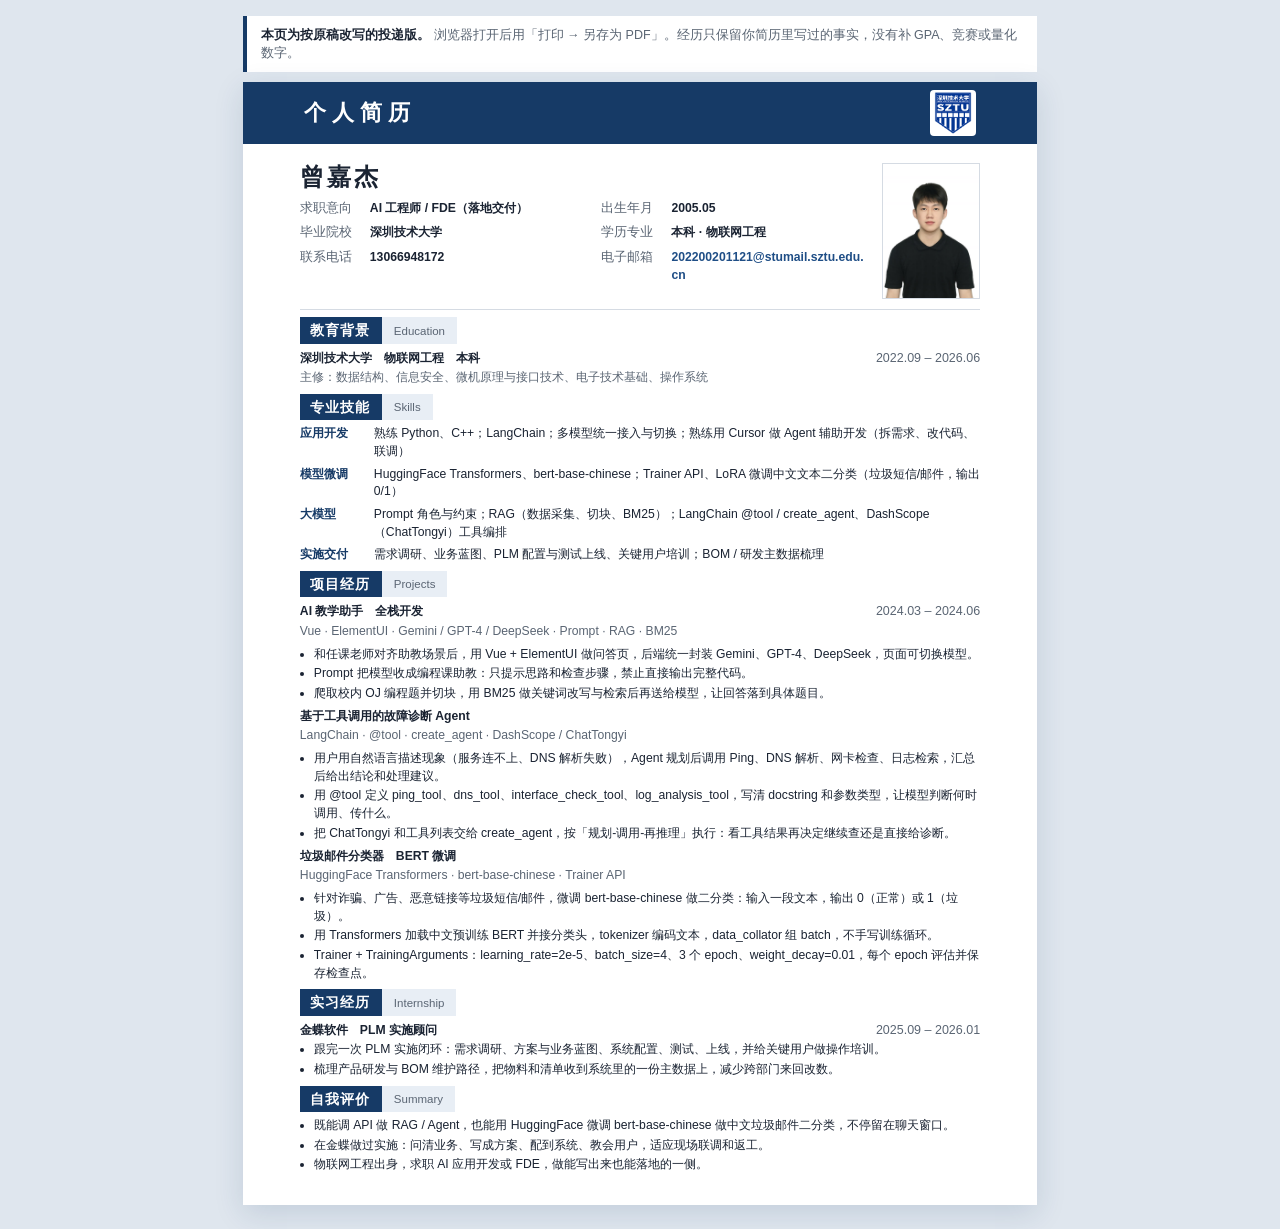
<file: resume/物联网工程-校招简历.html>
<!DOCTYPE html>
<html lang="zh-CN">
<head>
  <meta charset="UTF-8">
  <meta name="viewport" content="width=device-width, initial-scale=1">
  <title>曾嘉杰 · 个人简历</title>
  <style>
    /* 沿用原稿：顶栏校徽 + 个人信息右侧一寸照，一页 A4 可打印 */
    :root {
      --navy: #163a66;
      --navy-2: #1f4e86;
      --ink: #1a2332;
      --muted: #5a6573;
      --line: #d5dbe3;
      --chip: #e8eef5;
      --page-w: 210mm;
      --page-h: 297mm;
    }

    * { box-sizing: border-box; margin: 0; padding: 0; }

    html, body {
      background: #dfe6ee;
      color: var(--ink);
      font-family: "WenQuanYi Micro Hei", "Noto Sans CJK SC", "PingFang SC", "Microsoft YaHei", sans-serif;
      font-size: 12.2px;
      line-height: 1.45;
    }

    .hint {
      max-width: var(--page-w);
      margin: 16px auto 10px;
      padding: 10px 14px;
      background: #fff;
      border-left: 4px solid var(--navy);
      color: var(--muted);
      font-size: 12.5px;
    }

    .hint strong { color: var(--ink); }

    .page {
      width: var(--page-w);
      min-height: var(--page-h);
      margin: 0 auto 24px;
      background: #fff;
      box-shadow: 0 8px 28px rgba(22, 58, 102, 0.14);
      overflow: hidden;
    }

    .banner {
      background: var(--navy);
      color: #fff;
      padding: 8px 16mm;
      display: flex;
      justify-content: space-between;
      align-items: center;
    }

    .banner h1 {
      font-size: 22px;
      letter-spacing: 6px;
      font-weight: 700;
    }

    .banner .badge {
      height: 46px;
      width: auto;
      display: block;
      background: #fff;
      border-radius: 4px;
      padding: 2px;
    }

    .body {
      padding: 5mm 15mm 6mm;
    }

    .who {
      display: grid;
      grid-template-columns: 1fr 26mm;
      gap: 16px;
      align-items: start;
      padding-bottom: 10px;
      border-bottom: 1px solid var(--line);
    }

    .name {
      font-size: 24px;
      font-weight: 700;
      letter-spacing: 3px;
      line-height: 1.15;
      margin-bottom: 8px;
    }

    .facts {
      display: grid;
      grid-template-columns: 62px minmax(0, 1.15fr) 62px minmax(0, 1fr);
      row-gap: 6px;
      column-gap: 8px;
      align-items: baseline;
    }

    .facts dt {
      color: var(--muted);
      font-size: 12.5px;
    }

    .facts dd {
      font-weight: 700;
      overflow-wrap: anywhere;
    }

    .facts a { color: var(--navy-2); text-decoration: none; }

    .photo {
      width: 26mm;
      height: 36mm;
      object-fit: cover;
      object-position: center 12%;
      border: 1px solid var(--line);
      display: block;
    }

    section { margin-top: 7px; }

    .h {
      display: flex;
      align-items: stretch;
      margin-bottom: 5px;
    }

    .h .zh {
      background: var(--navy);
      color: #fff;
      font-size: 14px;
      font-weight: 700;
      padding: 3px 12px 3px 10px;
      letter-spacing: 1px;
    }

    .h .en {
      background: var(--chip);
      color: var(--muted);
      font-size: 11.5px;
      padding: 4px 12px 3px;
      display: flex;
      align-items: center;
    }

    .edu-row, .item-head {
      display: flex;
      justify-content: space-between;
      align-items: baseline;
      gap: 12px;
    }

    .edu-row .left, .item-head .left { font-weight: 700; }

    .when { color: var(--muted); white-space: nowrap; font-size: 12.5px; }

    .sub { color: var(--muted); margin: 2px 0 5px; }

    ul { padding-left: 1.15em; }
    li { margin: 2px 0; }

    .item + .item { margin-top: 5px; }

    .skills {
      display: grid;
      grid-template-columns: 64px 1fr;
      row-gap: 5px;
      column-gap: 10px;
    }

    .skills dt {
      font-weight: 700;
      color: var(--navy);
    }

    @media print {
      html, body { background: #fff; }
      .hint { display: none; }
      .page {
        margin: 0;
        box-shadow: none;
        min-height: auto;
      }
      .banner, .h .zh, .h .en {
        -webkit-print-color-adjust: exact;
        print-color-adjust: exact;
      }
      @page { size: A4; margin: 8mm 10mm; }
    }
  </style>
</head>
<body>
  <div class="hint">
    <strong>本页为按原稿改写的投递版。</strong>
    浏览器打开后用「打印 → 另存为 PDF」。经历只保留你简历里写过的事实，没有补 GPA、竞赛或量化数字。
  </div>

  <article class="page">
    <div class="banner">
      <h1>个人简历</h1>
      <img class="badge" src="assets/sztu-badge.png" alt="深圳技术大学校徽">
    </div>

    <div class="body">
      <div class="who">
        <div>
          <div class="name">曾嘉杰</div>
          <dl class="facts">
            <dt>求职意向</dt>
            <dd>AI 工程师 / FDE（落地交付）</dd>
            <dt>出生年月</dt>
            <dd>2005.05</dd>
            <dt>毕业院校</dt>
            <dd>深圳技术大学</dd>
            <dt>学历专业</dt>
            <dd>本科 · 物联网工程</dd>
            <dt>联系电话</dt>
            <dd>13066948172</dd>
            <dt>电子邮箱</dt>
            <dd><a href="mailto:202200201121@stumail.sztu.edu.cn">202200201121@stumail.sztu.edu.cn</a></dd>
          </dl>
        </div>
        <img class="photo" src="assets/photo-1inch.jpg" alt="曾嘉杰证件照">
      </div>

      <section>
        <div class="h"><span class="zh">教育背景</span><span class="en">Education</span></div>
        <div class="edu-row">
          <div class="left">深圳技术大学　物联网工程　本科</div>
          <div class="when">2022.09 – 2026.06</div>
        </div>
        <div class="sub">主修：数据结构、信息安全、微机原理与接口技术、电子技术基础、操作系统</div>
      </section>

      <section>
        <div class="h"><span class="zh">专业技能</span><span class="en">Skills</span></div>
        <dl class="skills">
          <dt>应用开发</dt>
          <dd>熟练 Python、C++；LangChain；多模型统一接入与切换；熟练用 Cursor 做 Agent 辅助开发（拆需求、改代码、联调）</dd>
          <dt>模型微调</dt>
          <dd>HuggingFace Transformers、bert-base-chinese；Trainer API、LoRA 微调中文文本二分类（垃圾短信/邮件，输出 0/1）</dd>
          <dt>大模型</dt>
          <dd>Prompt 角色与约束；RAG（数据采集、切块、BM25）；LangChain @tool / create_agent、DashScope（ChatTongyi）工具编排</dd>
          <dt>实施交付</dt>
          <dd>需求调研、业务蓝图、PLM 配置与测试上线、关键用户培训；BOM / 研发主数据梳理</dd>
        </dl>
      </section>

      <section>
        <div class="h"><span class="zh">项目经历</span><span class="en">Projects</span></div>
        <div class="item">
          <div class="item-head">
            <div class="left">AI 教学助手　全栈开发</div>
            <div class="when">2024.03 – 2024.06</div>
          </div>
          <div class="sub">Vue · ElementUI · Gemini / GPT-4 / DeepSeek · Prompt · RAG · BM25</div>
          <ul>
            <li>和任课老师对齐助教场景后，用 Vue + ElementUI 做问答页，后端统一封装 Gemini、GPT-4、DeepSeek，页面可切换模型。</li>
            <li>Prompt 把模型收成编程课助教：只提示思路和检查步骤，禁止直接输出完整代码。</li>
            <li>爬取校内 OJ 编程题并切块，用 BM25 做关键词改写与检索后再送给模型，让回答落到具体题目。</li>
          </ul>
        </div>
        <div class="item">
          <div class="item-head">
            <div class="left">基于工具调用的故障诊断 Agent</div>
          </div>
          <div class="sub">LangChain · @tool · create_agent · DashScope / ChatTongyi</div>
          <ul>
            <li>用户用自然语言描述现象（服务连不上、DNS 解析失败），Agent 规划后调用 Ping、DNS 解析、网卡检查、日志检索，汇总后给出结论和处理建议。</li>
            <li>用 @tool 定义 ping_tool、dns_tool、interface_check_tool、log_analysis_tool，写清 docstring 和参数类型，让模型判断何时调用、传什么。</li>
            <li>把 ChatTongyi 和工具列表交给 create_agent，按「规划-调用-再推理」执行：看工具结果再决定继续查还是直接给诊断。</li>
          </ul>
        </div>
        <div class="item">
          <div class="item-head">
            <div class="left">垃圾邮件分类器　BERT 微调</div>
          </div>
          <div class="sub">HuggingFace Transformers · bert-base-chinese · Trainer API</div>
          <ul>
            <li>针对诈骗、广告、恶意链接等垃圾短信/邮件，微调 bert-base-chinese 做二分类：输入一段文本，输出 0（正常）或 1（垃圾）。</li>
            <li>用 Transformers 加载中文预训练 BERT 并接分类头，tokenizer 编码文本，data_collator 组 batch，不手写训练循环。</li>
            <li>Trainer + TrainingArguments：learning_rate=2e-5、batch_size=4、3 个 epoch、weight_decay=0.01，每个 epoch 评估并保存检查点。</li>
          </ul>
        </div>
      </section>

      <section>
        <div class="h"><span class="zh">实习经历</span><span class="en">Internship</span></div>
        <div class="item-head">
          <div class="left">金蝶软件　PLM 实施顾问</div>
          <div class="when">2025.09 – 2026.01</div>
        </div>
        <ul>
          <li>跟完一次 PLM 实施闭环：需求调研、方案与业务蓝图、系统配置、测试、上线，并给关键用户做操作培训。</li>
          <li>梳理产品研发与 BOM 维护路径，把物料和清单收到系统里的一份主数据上，减少跨部门来回改数。</li>
        </ul>
      </section>

      <section>
        <div class="h"><span class="zh">自我评价</span><span class="en">Summary</span></div>
        <ul>
          <li>既能调 API 做 RAG / Agent，也能用 HuggingFace 微调 bert-base-chinese 做中文垃圾邮件二分类，不停留在聊天窗口。</li>
          <li>在金蝶做过实施：问清业务、写成方案、配到系统、教会用户，适应现场联调和返工。</li>
          <li>物联网工程出身，求职 AI 应用开发或 FDE，做能写出来也能落地的一侧。</li>
        </ul>
      </section>
    </div>
  </article>
</body>
</html>
</file>
